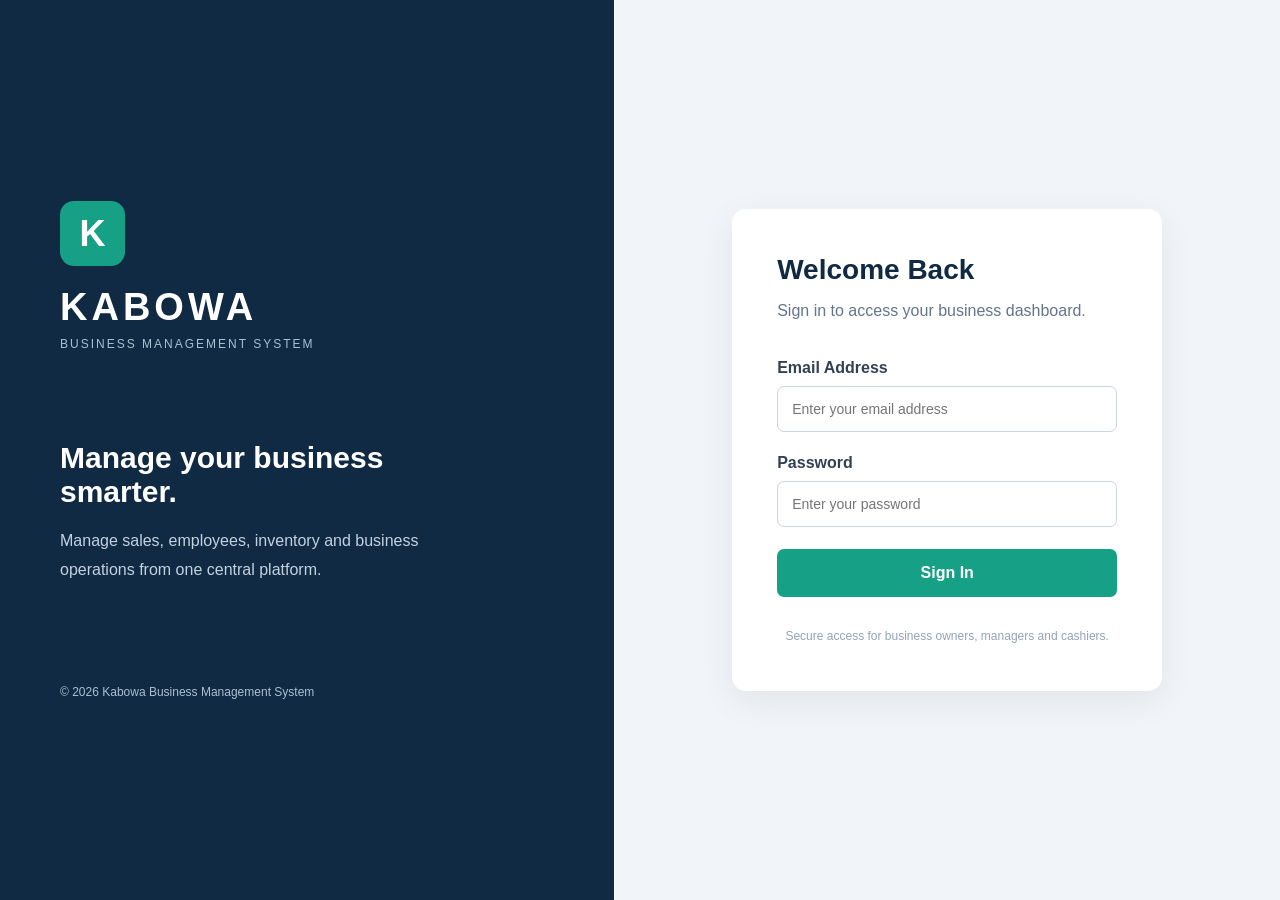
<file: frontend/index.html>
<!DOCTYPE html>
<html lang="en">
<head>
    <meta charset="UTF-8">
    <meta name="viewport" content="width=device-width, initial-scale=1.0">
    <title>Kabowa Business Management System</title>
    <link rel="stylesheet" href="css/style.css">
</head>

<body>

    <main class="login-container">

        <section class="brand-section">
            <div class="brand-logo">K</div>

            <h1>KABOWA</h1>
            <p class="brand-subtitle">BUSINESS MANAGEMENT SYSTEM</p>

            <div class="brand-description">
                <h2>Manage your business smarter.</h2>
                <p>
                    Manage sales, employees, inventory and business
                    operations from one central platform.
                </p>
            </div>

            <p class="copyright">
                &copy; 2026 Kabowa Business Management System
            </p>
        </section>

        <section class="form-section">

            <div class="login-box">

                <h2>Welcome Back</h2>

                <p class="login-description">
                    Sign in to access your business dashboard.
                </p>

                <form id="loginForm">

                    <div class="form-group">
                        <label for="email">Email Address</label>

                        <input
                            type="email"
                            id="email"
                            name="email"
                            placeholder="Enter your email address"
                            required
                        >
                    </div>

                    <div class="form-group">
                        <label for="password">Password</label>

                        <input
                            type="password"
                            id="password"
                            name="password"
                            placeholder="Enter your password"
                            required
                        >
                    </div>

                    <button type="submit" id="loginButton">
                        Sign In
                    </button>

                    <p id="loginMessage" role="status"></p>

                </form>

                <div class="login-footer">
                    Secure access for business owners,
                    managers and cashiers.
                </div>

            </div>

        </section>

    </main>

    <script src="js/app.js"></script>

</body>
</html>
</file>
<file: frontend/css/style.css>
* {
    margin: 0;
    padding: 0;
    box-sizing: border-box;
}

body {
    font-family: Arial, sans-serif;
    background: #f1f5f9;
    min-height: 100vh;
}

.login-container {
    display: flex;
    min-height: 100vh;
}

.brand-section {
    width: 48%;
    background: #102a43;
    color: white;
    padding: 60px;
    display: flex;
    flex-direction: column;
    justify-content: center;
}

.brand-logo {
    width: 65px;
    height: 65px;
    background: #16a085;
    border-radius: 14px;
    display: flex;
    align-items: center;
    justify-content: center;
    font-size: 36px;
    font-weight: bold;
    margin-bottom: 20px;
}

.brand-section h1 {
    font-size: 38px;
    letter-spacing: 4px;
}

.brand-subtitle {
    font-size: 12px;
    letter-spacing: 2px;
    margin-top: 8px;
    color: #a9c0d3;
}

.brand-description {
    margin-top: 90px;
    max-width: 400px;
}

.brand-description h2 {
    font-size: 30px;
    margin-bottom: 18px;
}

.brand-description p {
    color: #c3d2df;
    line-height: 1.8;
}

.copyright {
    margin-top: 100px;
    font-size: 12px;
    color: #a9c0d3;
}

.form-section {
    width: 52%;
    display: flex;
    align-items: center;
    justify-content: center;
    padding: 30px;
}

.login-box {
    background: white;
    width: 100%;
    max-width: 430px;
    padding: 45px;
    border-radius: 14px;
    box-shadow: 0 10px 35px rgba(0, 0, 0, 0.07);
}

.login-box h2 {
    color: #102a43;
    font-size: 28px;
    margin-bottom: 12px;
}

.login-description {
    color: #64748b;
    margin-bottom: 35px;
    line-height: 1.6;
}

.form-group {
    margin-bottom: 22px;
}

.form-group label {
    display: block;
    margin-bottom: 9px;
    font-weight: bold;
    color: #334155;
}

.form-group input {
    width: 100%;
    padding: 14px;
    border: 1px solid #cbd5e1;
    border-radius: 7px;
    font-size: 14px;
    outline: none;
}

.form-group input:focus {
    border-color: #16a085;
}

#loginButton {
    width: 100%;
    padding: 15px;
    background: #16a085;
    color: white;
    border: none;
    border-radius: 7px;
    font-size: 16px;
    font-weight: bold;
    cursor: pointer;
}

#loginButton:hover {
    background: #12806a;
}

#loginMessage {
    margin-top: 15px;
    font-size: 14px;
}

.login-footer {
    text-align: center;
    color: #94a3b8;
    font-size: 12px;
    margin-top: 30px;
    line-height: 1.6;
}

@media (max-width: 768px) {
    .login-container {
        flex-direction: column;
    }

    .brand-section,
    .form-section {
        width: 100%;
    }

    .brand-section {
        padding: 35px;
    }

    .brand-description {
        margin-top: 35px;
    }

    .copyright {
        margin-top: 35px;
    }

    .login-box {
        padding: 30px;
    }
}
/* MAIN DASHBOARD */

.dashboard-body {
    background: #f1f5f9;
    min-height: 100vh;
}

.dashboard-container {
    display: flex;
    min-height: 100vh;
}

.sidebar {
    width: 250px;
    background: #102a43;
    color: white;
    padding: 25px 18px;
    display: flex;
    flex-direction: column;
}

.sidebar-brand {
    display: flex;
    align-items: center;
    gap: 12px;
    margin-bottom: 45px;
}

.sidebar-brand .brand-logo {
    width: 45px;
    height: 45px;
    font-size: 25px;
    margin: 0;
}

.sidebar-brand h2 {
    font-size: 21px;
    letter-spacing: 2px;
}

.sidebar-label {
    color: #94a3b8;
    font-size: 11px;
    font-weight: bold;
    margin-bottom: 15px;
}

.sidebar nav {
    display: flex;
    flex-direction: column;
    gap: 8px;
}

.sidebar nav a {
    text-decoration: none;
    color: #cbd5e1;
    padding: 13px;
    border-radius: 7px;
    font-size: 14px;
}

.sidebar nav a:hover,
.sidebar nav a.active {
    background: #16a085;
    color: white;
}

.logout-button {
    margin-top: auto;
    padding: 13px;
    background: #b42332;
    color: white;
    border: none;
    border-radius: 7px;
    cursor: pointer;
}

.dashboard-main {
    flex: 1;
    padding: 35px;
    min-width: 0;
}

.dashboard-header {
    display: flex;
    justify-content: space-between;
    align-items: center;
    gap: 15px;
    margin-bottom: 30px;
}

.dashboard-header h1 {
    color: #102a43;
    font-size: 27px;
}

.dashboard-header p {
    color: #64748b;
    margin-top: 8px;
}

.user-information {
    background: white;
    padding: 12px 20px;
    border-radius: 8px;
    color: #16a085;
    font-weight: bold;
}

.welcome-section {
    background: #102a43;
    color: white;
    padding: 30px;
    border-radius: 12px;
    margin-bottom: 30px;
}

.welcome-section h2 {
    font-size: 25px;
    margin-bottom: 10px;
}

.welcome-section p {
    color: #cbd5e1;
}

.dashboard-cards {
    display: grid;
    grid-template-columns: repeat(4, minmax(0, 1fr));
    gap: 20px;
}

.dashboard-card {
    background: white;
    padding: 25px;
    border-radius: 10px;
    border: 1px solid #e2e8f0;
}

.dashboard-card h3 {
    color: #102a43;
    margin-bottom: 12px;
}

.dashboard-card p {
    color: #64748b;
    line-height: 1.6;
    font-size: 14px;
}

.dashboard-information {
    background: white;
    padding: 25px;
    margin-top: 30px;
    border-radius: 10px;
}

.dashboard-information h2 {
    color: #102a43;
    margin-bottom: 12px;
}

.dashboard-information p {
    color: #64748b;
    line-height: 1.7;
}

@media (max-width: 900px) {
    .dashboard-cards {
        grid-template-columns: repeat(2, minmax(0, 1fr));
    }
}

@media (max-width: 600px) {
    .dashboard-container {
        flex-direction: column;
    }

    .sidebar {
        width: 100%;
    }

    .dashboard-main {
        padding: 20px;
    }

    .dashboard-header {
        align-items: flex-start;
        flex-direction: column;
    }

    .dashboard-cards {
        grid-template-columns: 1fr;
    }
}
/* SUPPLIER PAYMENT HISTORY MODAL */

.modal-overlay {
    position: fixed;
    inset: 0;
    background: rgba(0, 0, 0, 0.65);
    display: flex;
    align-items: center;
    justify-content: center;
    z-index: 9999;
    padding: 20px;
}

.modal-overlay[hidden] {
    display: none;
}

.modal-content {
    background: #ffffff;
    color: #222222;
    width: 100%;
    max-width: 750px;
    max-height: 85vh;
    overflow-y: auto;
    border-radius: 12px;
    box-shadow: 0 10px 35px rgba(0, 0, 0, 0.25);
}

.modal-header,
.modal-footer {
    padding: 18px 22px;
    display: flex;
    align-items: center;
    justify-content: space-between;
    border-bottom: 1px solid #eeeeee;
}

.modal-footer {
    border-top: 1px solid #eeeeee;
    border-bottom: none;
    justify-content: flex-end;
}

.modal-header h2 {
    margin: 0;
    font-size: 21px;
}

.modal-body {
    padding: 22px;
}

.modal-body table {
    width: 100%;
    border-collapse: collapse;
    margin-top: 15px;
}

.modal-body th,
.modal-body td {
    padding: 12px;
    border-bottom: 1px solid #eeeeee;
    text-align: left;
}

.modal-header button,
.modal-footer button {
    padding: 9px 18px;
    border: none;
    border-radius: 6px;
    cursor: pointer;
    background: #1d4ed8;
    color: white;
}

.modal-header button {
    background: transparent;
    color: #333333;
    font-size: 26px;
}

/* SUPPLIER PAYMENT HISTORY - DESIGN IMPROVEMENTS */

.modal-content {
    max-width: 800px;
    border-radius: 16px;
    overflow: hidden;
}

.modal-header {
    background: #102a43;
    color: #ffffff;
    padding: 22px 26px;
    border-bottom: none;
}

.modal-header h2 {
    color: #ffffff;
    font-size: 22px;
}

.modal-body {
    padding: 28px;
}

.modal-body p {
    margin-bottom: 17px;
    color: #475569;
    font-size: 15px;
    line-height: 1.5;
}

.modal-body p strong {
    display: inline-block;
    min-width: 190px;
    color: #102a43;
}

#modalPaymentStatus {
    display: inline-block;
    padding: 6px 13px;
    border-radius: 20px;
    background: #dcfce7;
    color: #166534;
    font-weight: bold;
    text-transform: capitalize;
}

.modal-body h3 {
    margin-top: 28px;
    margin-bottom: 15px;
    color: #102a43;
    font-size: 18px;
}

.modal-body table {
    border: 1px solid #e2e8f0;
    border-radius: 8px;
    overflow: hidden;
}

.modal-body th {
    background: #f1f5f9;
    color: #102a43;
    font-weight: bold;
}

.modal-body td {
    color: #475569;
    font-size: 14px;
}

.modal-body tr:hover td {
    background: #f8fafc;
}

.modal-footer {
    background: #f8fafc;
    padding: 18px 26px;
}

/* ==========================================
   KABOWA SAAS - DASHBOARD REDESIGN
   ========================================== */

:root {
    --kabowa-navy: #102a43;
    --kabowa-teal: #16a085;
    --kabowa-teal-dark: #12806a;
    --kabowa-background: #f4f7fb;
    --kabowa-white: #ffffff;
    --kabowa-text: #243b53;
    --kabowa-muted: #64748b;
    --kabowa-border: #e2e8f0;
    --kabowa-shadow: 0 4px 18px rgba(16, 42, 67, 0.06);
}

/* Dashboard background */

.dashboard-body {
    background: var(--kabowa-background);
    color: var(--kabowa-text);
    font-family: "Segoe UI", Arial, sans-serif;
}

/* Sidebar */

.sidebar {
    background: var(--kabowa-navy);
    padding: 28px 18px;
    box-shadow: 4px 0 18px rgba(16, 42, 67, 0.08);
}

.sidebar-brand {
    padding-bottom: 22px;
    border-bottom: 1px solid rgba(255,255,255,0.12);
}

.sidebar-brand h2 {
    font-weight: 800;
    letter-spacing: 2px;
}

.sidebar nav {
    gap: 7px;
}

.sidebar nav a {
    padding: 14px 15px;
    border-radius: 9px;
    transition: all 0.2s ease;
}

.sidebar nav a:hover {
    background: rgba(22,160,133,0.18);
    transform: translateX(3px);
}

.sidebar nav a.active {
    background: var(--kabowa-teal);
    box-shadow: 0 4px 12px rgba(22,160,133,0.2);
}

/* Main dashboard */

.dashboard-main {
    padding: 35px 40px;
    background: var(--kabowa-background);
}

.dashboard-header {
    margin-bottom: 32px;
}

.dashboard-header h1 {
    font-size: 29px;
    font-weight: 750;
    letter-spacing: -0.5px;
}

.dashboard-header p {
    color: var(--kabowa-muted);
    font-size: 14px;
}

.user-information {
    border: 1px solid var(--kabowa-border);
    box-shadow: var(--kabowa-shadow);
    border-radius: 10px;
}

/* Welcome section */

.welcome-section {
    background: linear-gradient(120deg, #102a43, #164e63);
    border-radius: 15px;
    padding: 35px;
    box-shadow: 0 8px 25px rgba(16,42,67,0.12);
}

.welcome-section h2 {
    font-size: 27px;
    font-weight: 700;
}

/* Dashboard cards */

.dashboard-cards {
    gap: 22px;
}

.dashboard-card {
    border: 1px solid var(--kabowa-border);
    border-radius: 13px;
    padding: 27px;
    box-shadow: var(--kabowa-shadow);
    transition: transform 0.2s ease, box-shadow 0.2s ease;
}

.dashboard-card:hover {
    transform: translateY(-3px);
    box-shadow: 0 9px 25px rgba(16,42,67,0.10);
}

.dashboard-card h3 {
    font-size: 17px;
    font-weight: 700;
}

.dashboard-card p {
    font-size: 14px;
    line-height: 1.7;
}

/* Information sections */

.dashboard-information {
    border: 1px solid var(--kabowa-border);
    border-radius: 13px;
    box-shadow: var(--kabowa-shadow);
    padding: 28px;
}

/* Tables */

.dashboard-main table {
    width: 100%;
    border-collapse: collapse;
    background: var(--kabowa-white);
    border-radius: 10px;
    overflow: hidden;
}

.dashboard-main th {
    background: #edf3f8;
    color: var(--kabowa-navy);
    font-size: 13px;
    font-weight: 700;
    text-align: left;
    padding: 16px 14px;
    border-bottom: 1px solid var(--kabowa-border);
}

.dashboard-main td {
    padding: 15px 14px;
    color: #475569;
    font-size: 14px;
    border-bottom: 1px solid #edf1f5;
}

.dashboard-main tbody tr:hover {
    background: #f8fbfd;
}

.dashboard-main tbody tr:last-child td {
    border-bottom: none;
}

/* Form fields */

.dashboard-main input,
.dashboard-main select,
.dashboard-main textarea {
    border: 1px solid #cbd5e1;
    border-radius: 8px;
    padding: 12px 14px;
    font-size: 14px;
    color: var(--kabowa-text);
    background: white;
    transition: border-color 0.2s ease,
                box-shadow 0.2s ease;
}

.dashboard-main input:focus,
.dashboard-main select:focus,
.dashboard-main textarea:focus {
    outline: none;
    border-color: var(--kabowa-teal);
    box-shadow: 0 0 0 3px rgba(22,160,133,0.12);
}

/* Dashboard buttons */

.dashboard-main button {
    border-radius: 8px;
    padding: 11px 17px;
    font-weight: 600;
    transition: all 0.2s ease;
    cursor: pointer;
}

.dashboard-main button:hover {
    filter: brightness(0.94);
}

/* Logout button */

.sidebar .logout-button {
    background: #b42332;
    border-radius: 9px;
    padding: 14px;
}

/* Supplier modal refinement */

.modal-content {
    box-shadow: 0 20px 60px rgba(0,0,0,0.2);
}

.modal-header {
    background: var(--kabowa-navy);
}

.modal-body table {
    border-radius: 9px;
}

/* Responsive improvements */

@media (max-width: 1100px) {
    .dashboard-main {
        padding: 25px;
    }
}

@media (max-width: 768px) {
    .dashboard-main {
        padding: 20px 15px;
    }

    .welcome-section {
        padding: 25px;
    }

    .dashboard-main table {
        min-width: 650px;
    }

    .dashboard-main {
        overflow-x: auto;
    }
}

@media (max-width: 480px) {
    .dashboard-header h1 {
        font-size: 23px;
    }

    .welcome-section h2 {
        font-size: 21px;
    }

    .dashboard-card {
        padding: 20px;
    }
}

/* ==========================================
   KABOWA - POINT OF SALE REDESIGN
   ========================================== */

.pos-checkout {
    padding: 30px !important;
    border-radius: 15px !important;
    background: #ffffff;
    box-shadow: 0 5px 22px rgba(16,42,67,0.06);
}

.pos-heading {
    display: flex;
    justify-content: space-between;
    align-items: center;
    margin-bottom: 25px;
    gap: 15px;
}

.pos-eyebrow {
    color: #16a085;
    font-size: 11px;
    font-weight: 800;
    letter-spacing: 2px;
}

.pos-heading h2 {
    margin-top: 8px;
    font-size: 26px;
    color: #102a43;
}

.pos-heading p,
.pos-selection-panel p,
.pos-cart-heading p {
    color: #64748b;
    margin-top: 8px;
    font-size: 14px;
}

.pos-heading-icon,
.pos-cart-icon {
    background: #e8f7f3;
    border-radius: 12px;
    padding: 15px;
    font-size: 25px;
}

.pos-message {
    margin-bottom: 20px;
}

.pos-selection-panel {
    background: #f7fafc;
    border: 1px solid #e2e8f0;
    border-radius: 12px;
    padding: 25px;
    margin-bottom: 30px;
}

.pos-selection-panel h3,
.pos-cart-heading h3 {
    color: #102a43;
    font-size: 18px;
}

.pos-form-grid {
    display: grid;
    grid-template-columns: 2fr 1fr;
    gap: 20px;
    margin-top: 22px;
    margin-bottom: 20px;
}

.pos-form-group {
    display: flex;
    flex-direction: column;
    gap: 9px;
}

.pos-form-group label {
    color: #334155;
    font-size: 13px;
    font-weight: 700;
}

.pos-form-group select,
.pos-form-group input {
    width: 100%;
    min-height: 46px;
    padding: 12px;
    background: #ffffff;
    border: 1px solid #cbd5e1;
    border-radius: 8px;
    font-size: 14px;
}

.pos-add-button {
    background: #16a085;
    color: white;
    border: none;
    padding: 13px 24px;
    font-size: 14px;
    font-weight: 700;
    border-radius: 8px;
}

.pos-add-button:hover {
    background: #12806a;
}

.pos-cart-section {
    margin-top: 30px;
}

.pos-cart-heading {
    display: flex;
    justify-content: space-between;
    align-items: center;
    margin-bottom: 20px;
}

.pos-table-container {
    width: 100%;
    overflow-x: auto;
    border: 1px solid #e2e8f0;
    border-radius: 10px;
}

.pos-table-container table {
    min-width: 600px;
}

.pos-total-panel {
    display: flex;
    justify-content: space-between;
    align-items: center;
    gap: 15px;
    background: #f0f8f6;
    border: 1px solid #d2eee5;
    padding: 22px;
    border-radius: 10px;
    margin-top: 22px;
}

.pos-total-panel span {
    font-size: 17px;
    font-weight: 700;
    color: #102a43;
}

.pos-total-panel p {
    color: #64748b;
    font-size: 12px;
    margin-top: 6px;
}

.pos-total-panel strong {
    font-size: 24px;
    color: #12806a;
}

.pos-complete-button {
    width: 100%;
    margin-top: 20px;
    padding: 16px !important;
    background: #102a43;
    color: #ffffff;
    border: none;
    border-radius: 9px;
    font-size: 15px;
    font-weight: 700;
}

.pos-complete-button:hover:not(:disabled) {
    background: #164e63;
}

.pos-complete-button:disabled {
    background: #94a3b8;
    cursor: not-allowed;
    opacity: 0.7;
}

@media (max-width: 650px) {
    .pos-checkout {
        padding: 18px !important;
    }

    .pos-form-grid {
        grid-template-columns: 1fr;
    }

    .pos-heading h2 {
        font-size: 21px;
    }

    .pos-total-panel {
        align-items: flex-start;
        flex-direction: column;
    }

    .pos-total-panel strong {
        font-size: 22px;
    }
}
/* ==========================================
   KABOWA - SALES HISTORY REDESIGN
   ========================================== */

.sales-history {
    margin-top: 30px;
    padding: 30px;
    background: #ffffff;
    border: 1px solid #e2e8f0;
    border-radius: 15px;
    box-shadow: 0 5px 22px rgba(16,42,67,0.06);
}

.sales-heading {
    display: flex;
    justify-content: space-between;
    align-items: center;
    gap: 15px;
    margin-bottom: 25px;
}

.sales-eyebrow {
    color: #16a085;
    font-size: 11px;
    font-weight: 800;
    letter-spacing: 2px;
}

.sales-heading h2 {
    margin-top: 8px;
    color: #102a43;
    font-size: 26px;
}

.sales-heading p {
    margin-top: 8px;
    color: #64748b;
    font-size: 14px;
}

.sales-heading-icon {
    background: #e8f7f3;
    padding: 15px;
    border-radius: 12px;
    font-size: 25px;
}

.sales-message {
    margin-bottom: 18px;
    color: #64748b;
    font-size: 14px;
}

.sales-table-container {
    width: 100%;
    overflow-x: auto;
    border: 1px solid #e2e8f0;
    border-radius: 10px;
}

.sales-table-container table {
    width: 100%;
    min-width: 750px;
    border-collapse: collapse;
}

.sales-table-container th {
    background: #edf3f8;
    color: #102a43;
    padding: 16px 14px;
    text-align: left;
    font-size: 13px;
}

.sales-table-container td {
    padding: 15px 14px;
    border-bottom: 1px solid #edf1f5;
    color: #475569;
    font-size: 14px;
}

.sales-table-container tbody tr:hover {
    background: #f0f8f6;
}

.sales-table-container tbody tr:last-child td {
    border-bottom: none;
}

@media (max-width: 650px) {
    .sales-history {
        padding: 18px;
    }

    .sales-heading h2 {
        font-size: 21px;
    }
}

/* ==========================================
   KABOWA - SUPPLIER CREDIT MANAGEMENT
========================================== */

#supplierCredit {
    border-top: 4px solid #164e63;
}

#supplierCredit > h2 {
    font-size: 25px;
    font-weight: 700;
    color: #102a43;
}

#supplierCredit > p {
    margin-bottom: 22px;
}

/* Summary cards */

#supplierCredit .dashboard-cards {
    margin: 25px 0;
    grid-template-columns: repeat(4, minmax(0, 1fr));
    gap: 16px;
}

#supplierCredit .dashboard-card {
    padding: 22px;
    border-radius: 12px;
    background: #f8fafc;
    border-left: 4px solid #164e63;
}

#supplierCredit .dashboard-card h3 {
    font-size: 14px;
    color: #64748b;
    margin-bottom: 12px;
}

#supplierCredit .dashboard-card p {
    font-size: 21px;
    font-weight: 700;
    color: #102a43;
    overflow-wrap: anywhere;
}

/* Section headings */

#supplierCredit hr {
    border: 0;
    border-top: 1px solid #e2e8f0;
    margin: 30px 0;
}

#supplierCredit h3 {
    color: #102a43;
    margin-bottom: 16px;
}

/* Tables */

#supplierCredit .table-container {
    width: 100%;
    overflow-x: auto;
    margin: 18px 0;
    border: 1px solid #e2e8f0;
    border-radius: 10px;
}

#supplierCredit table {
    min-width: 850px;
}

#supplierCredit th {
    white-space: nowrap;
    padding: 15px;
    background: #edf3f8;
}

#supplierCredit td {
    padding: 14px 15px;
    vertical-align: middle;
}

#supplierCredit tbody tr:hover {
    background: #f8fafc;
}

/* Payment form */

#supplierCreditPaymentForm {
    max-width: 850px;
    padding: 24px;
    background: #f8fafc;
    border: 1px solid #e2e8f0;
    border-radius: 12px;
    margin-top: 18px;
}

#supplierCreditPaymentForm .form-group {
    margin-bottom: 18px;
}

#supplierCreditPaymentForm label {
    display: block;
    margin-bottom: 8px;
    font-weight: 600;
    color: #334155;
}

#supplierCreditPaymentForm input,
#supplierCreditPaymentForm select {
    display: block;
    width: 100%;
    min-height: 45px;
    padding: 11px 13px;
    border: 1px solid #cbd5e1;
    border-radius: 7px;
    background: white;
    color: #102a43;
    font-size: 14px;
}

#supplierCreditPaymentForm input:focus,
#supplierCreditPaymentForm select:focus {
    outline: none;
    border-color: #0f766e;
    box-shadow: 0 0 0 3px rgba(15, 118, 110, 0.12);
}

#recordSupplierPaymentButton {
    padding: 13px 22px;
    background: #0f766e;
    color: white;
    border: none;
    border-radius: 7px;
    font-weight: 700;
    cursor: pointer;
}

#recordSupplierPaymentButton:hover {
    background: #115e59;
}

#recordSupplierPaymentButton:disabled {
    opacity: 0.6;
    cursor: not-allowed;
}

#supplierPaymentMessage {
    margin-top: 15px;
    font-weight: 600;
    overflow-wrap: anywhere;
}

/* Account action buttons */

#supplierCredit button {
    padding: 9px 13px;
    border: none;
    border-radius: 6px;
    background: #164e63;
    color: white;
    cursor: pointer;
    font-weight: 600;
}

#supplierCredit button:hover {
    background: #102a43;
}

/* Responsive layout */

@media (max-width: 900px) {
    #supplierCredit .dashboard-cards {
        grid-template-columns: repeat(2, minmax(0, 1fr));
    }
}

@media (max-width: 600px) {
    #supplierCredit {
        padding: 16px;
    }

    #supplierCredit .dashboard-cards {
        grid-template-columns: 1fr;
    }

    #supplierCreditPaymentForm {
        padding: 16px;
    }

    #supplierCredit .dashboard-card p {
        font-size: 19px;
    }
}

/* SUPPLIER CREDIT ACCOUNT STATUS LABELS */

.supplier-credit-status {
    display: inline-block;
    padding: 7px 11px;
    border-radius: 20px;
    font-size: 12px;
    font-weight: 700;
    white-space: nowrap;
}

.supplier-credit-status.status-paid {
    background: #dcfce7;
    color: #166534;
}

.supplier-credit-status.status-unpaid {
    background: #fee2e2;
    color: #991b1b;
}

.supplier-credit-status.status-partially_paid {
    background: #ffedd5;
    color: #9a3412;
}

.supplier-credit-status.status-overdue {
    background: #fef3c7;
    color: #92400e;
}
/* ==========================================
   KABOWA - REPORTS DASHBOARD IMPROVEMENT
========================================== */

#reports .dashboard-cards {
    display: grid;
    grid-template-columns: repeat(4, minmax(0, 1fr));
    gap: 20px;
    margin-top: 25px;
}

#reports .dashboard-card {
    min-height: 125px;
    padding: 23px;
    background: #ffffff;
    border: 1px solid #e2e8f0;
    border-top: 4px solid #16a085;
    border-radius: 12px;
    box-shadow: 0 4px 15px rgba(16, 42, 67, 0.05);
    display: flex;
    flex-direction: column;
    justify-content: space-between;
}

#reports .dashboard-card h3 {
    color: #64748b;
    font-size: 14px;
    font-weight: 600;
    margin-bottom: 15px;
}

#reports .dashboard-card p {
    color: #102a43;
    font-size: 21px;
    font-weight: 750;
    line-height: 1.4;
    overflow-wrap: anywhere;
}

#reports > h3 {
    color: #102a43;
    margin-top: 35px;
    margin-bottom: 12px;
}

#reports .table-container {
    width: 100%;
    overflow-x: auto;
    margin-top: 18px;
    border: 1px solid #e2e8f0;
    border-radius: 10px;
}

@media (max-width: 1000px) {
    #reports .dashboard-cards {
        grid-template-columns: repeat(2, minmax(0, 1fr));
    }
}

@media (max-width: 600px) {
    #reports .dashboard-cards {
        grid-template-columns: 1fr;
    }

    #reports .dashboard-card {
        min-height: 110px;
    }
}

/* END REPORTS DASHBOARD IMPROVEMENT */
/* ==========================================
   KABOWA - PROFIT AND LOSS STATEMENT
========================================== */

#reports .table-container {
    background: #ffffff;
    border: 1px solid #e2e8f0;
    border-radius: 12px;
    box-shadow: 0 4px 15px rgba(16, 42, 67, 0.05);
    overflow-x: auto;
    margin-top: 18px;
    margin-bottom: 30px;
}

#reports .table-container table {
    width: 100%;
    border-collapse: collapse;
    background: #ffffff;
}

#reports .table-container th,
#reports .table-container td {
    padding: 16px 20px;
    text-align: left;
    border-bottom: 1px solid #e2e8f0;
}

#reports .table-container thead th {
    background: #102a43;
    color: #ffffff;
    font-weight: 600;
    font-size: 14px;
}

#reports .table-container tbody tr:nth-child(even) {
    background: #f8fafc;
}

#reports .table-container tbody tr:hover {
    background: #edf7f5;
}

#reports .table-container tbody td:last-child,
#reports .table-container tbody th:last-child {
    text-align: right;
    font-weight: 600;
    white-space: nowrap;
}

#reports .table-container tbody tr:has(#plGrossProfit),
#reports .table-container tbody tr:has(#plOperatingProfit) {
    background: #edf7f5;
    color: #087f5b;
    font-weight: 700;
}

#reports .table-container tbody tr:has(#plNetProfit) {
    background: #102a43;
    color: #ffffff;
    font-weight: 700;
}

#reports .table-container tbody tr:last-child th {
    border-bottom: none;
}

#reports > p {
    color: #64748b;
    margin-bottom: 12px;
}

/* END PROFIT AND LOSS STATEMENT */
/* ==========================================
   KABOWA - TOP FIVE BEST-SELLING PRODUCTS
========================================== */

#reports .table-container:has(#topProductsTableBody) {
    background: #ffffff;
    border: 1px solid #e2e8f0;
    border-radius: 12px;
    box-shadow: 0 4px 15px rgba(16, 42, 67, 0.05);
    overflow-x: auto;
    margin-top: 18px;
}

#reports .table-container:has(#topProductsTableBody) table {
    width: 100%;
    border-collapse: collapse;
}

#reports .table-container:has(#topProductsTableBody) thead th {
    background: #102a43;
    color: #ffffff;
    padding: 16px 20px;
    text-align: left;
    font-size: 14px;
    font-weight: 600;
}

#reports .table-container:has(#topProductsTableBody) tbody td {
    padding: 15px 20px;
    border-bottom: 1px solid #e2e8f0;
}

#reports .table-container:has(#topProductsTableBody) tbody tr:nth-child(even) {
    background: #f8fafc;
}

#reports .table-container:has(#topProductsTableBody) tbody tr:hover {
    background: #edf7f5;
}

#reports .table-container:has(#topProductsTableBody) tbody tr:last-child td {
    border-bottom: none;
}

/* END TOP FIVE BEST-SELLING PRODUCTS */
/* ==========================================
   KABOWA - INVENTORY MANAGEMENT DESIGN
========================================== */

/* Inventory headings */
#inventory h2 {
    color: #102a43;
    font-size: 25px;
    margin-bottom: 8px;
}

#inventory h3 {
    color: #102a43;
    font-size: 19px;
    margin-top: 28px;
    margin-bottom: 10px;
}

#inventory > p {
    color: #64748b;
    margin-bottom: 20px;
}

#inventory hr {
    border: none;
    border-top: 1px solid #e2e8f0;
    margin: 25px 0;
}

/* Stock adjustment form */
#inventory #stockAdjustmentForm {
    background: #ffffff;
    border: 1px solid #e2e8f0;
    border-radius: 12px;
    padding: 25px;
    max-width: 750px;
    box-shadow: 0 4px 15px rgba(16, 42, 67, 0.05);
}

#inventory #stockAdjustmentForm .form-group {
    margin-bottom: 18px;
}

#inventory #stockAdjustmentForm label {
    display: block;
    color: #334155;
    font-weight: 600;
    margin-bottom: 8px;
}

#inventory #stockAdjustmentForm input,
#inventory #stockAdjustmentForm select,
#inventory #stockAdjustmentForm textarea {
    width: 100%;
    padding: 12px 14px;
    border: 1px solid #cbd5e1;
    border-radius: 8px;
    background: #ffffff;
    color: #102a43;
    font-size: 14px;
    box-sizing: border-box;
}

#inventory #stockAdjustmentForm input:focus,
#inventory #stockAdjustmentForm select:focus,
#inventory #stockAdjustmentForm textarea:focus {
    outline: none;
    border-color: #16a085;
    box-shadow: 0 0 0 3px rgba(22, 160, 133, 0.12);
}

#inventory #stockAdjustmentForm textarea {
    min-height: 100px;
    resize: vertical;
}

#inventory #stockAdjustmentButton {
    background: #087f5b;
    color: #ffffff;
    border: none;
    border-radius: 8px;
    padding: 13px 22px;
    font-weight: 600;
    cursor: pointer;
    transition: background 0.2s ease;
}

#inventory #stockAdjustmentButton:hover {
    background: #066849;
}

/* Inventory messages and alerts */
#inventory #inventoryMessage,
#inventory #stockMovementsMessage {
    margin: 12px 0;
    padding: 14px 16px;
    border-radius: 8px;
    color: #334155;
    background: #f8fafc;
    border: 1px solid #e2e8f0;
}

#inventory #lowStockProducts {
    display: grid;
    grid-template-columns: repeat(auto-fit, minmax(220px, 1fr));
    gap: 16px;
    margin-top: 15px;
}

/* Inventory alert cards, if generated as cards */
#inventory #lowStockProducts > div {
    background: #ffffff;
    border: 1px solid #e2e8f0;
    border-left: 4px solid #e59a23;
    border-radius: 10px;
    padding: 18px;
    box-shadow: 0 3px 12px rgba(16, 42, 67, 0.04);
}

/* Stock movement history */
#inventory > div[style*="overflow-x"] {
    overflow-x: auto;
    margin-top: 16px;
    background: #ffffff;
    border: 1px solid #e2e8f0;
    border-radius: 12px;
    box-shadow: 0 4px 15px rgba(16, 42, 67, 0.05);
}

#inventory > div[style*="overflow-x"] table {
    width: 100%;
    min-width: 850px;
    border-collapse: collapse;
}

#inventory > div[style*="overflow-x"] thead th {
    background: #102a43;
    color: #ffffff;
    padding: 15px;
    text-align: left;
    font-size: 13px;
    white-space: nowrap;
}

#inventory > div[style*="overflow-x"] tbody td {
    padding: 14px 15px;
    border-bottom: 1px solid #e2e8f0;
    color: #334155;
    font-size: 13px;
}

#inventory > div[style*="overflow-x"] tbody tr:nth-child(even) {
    background: #f8fafc;
}

#inventory > div[style*="overflow-x"] tbody tr:hover {
    background: #edf7f5;
}

#inventory > div[style*="overflow-x"] tbody tr:last-child td {
    border-bottom: none;
}

/* Mobile layout */
@media (max-width: 600px) {
    #inventory #stockAdjustmentForm {
        padding: 18px;
    }

    #inventory #stockAdjustmentButton {
        width: 100%;
    }
}

/* END INVENTORY MANAGEMENT DESIGN */
</file>
